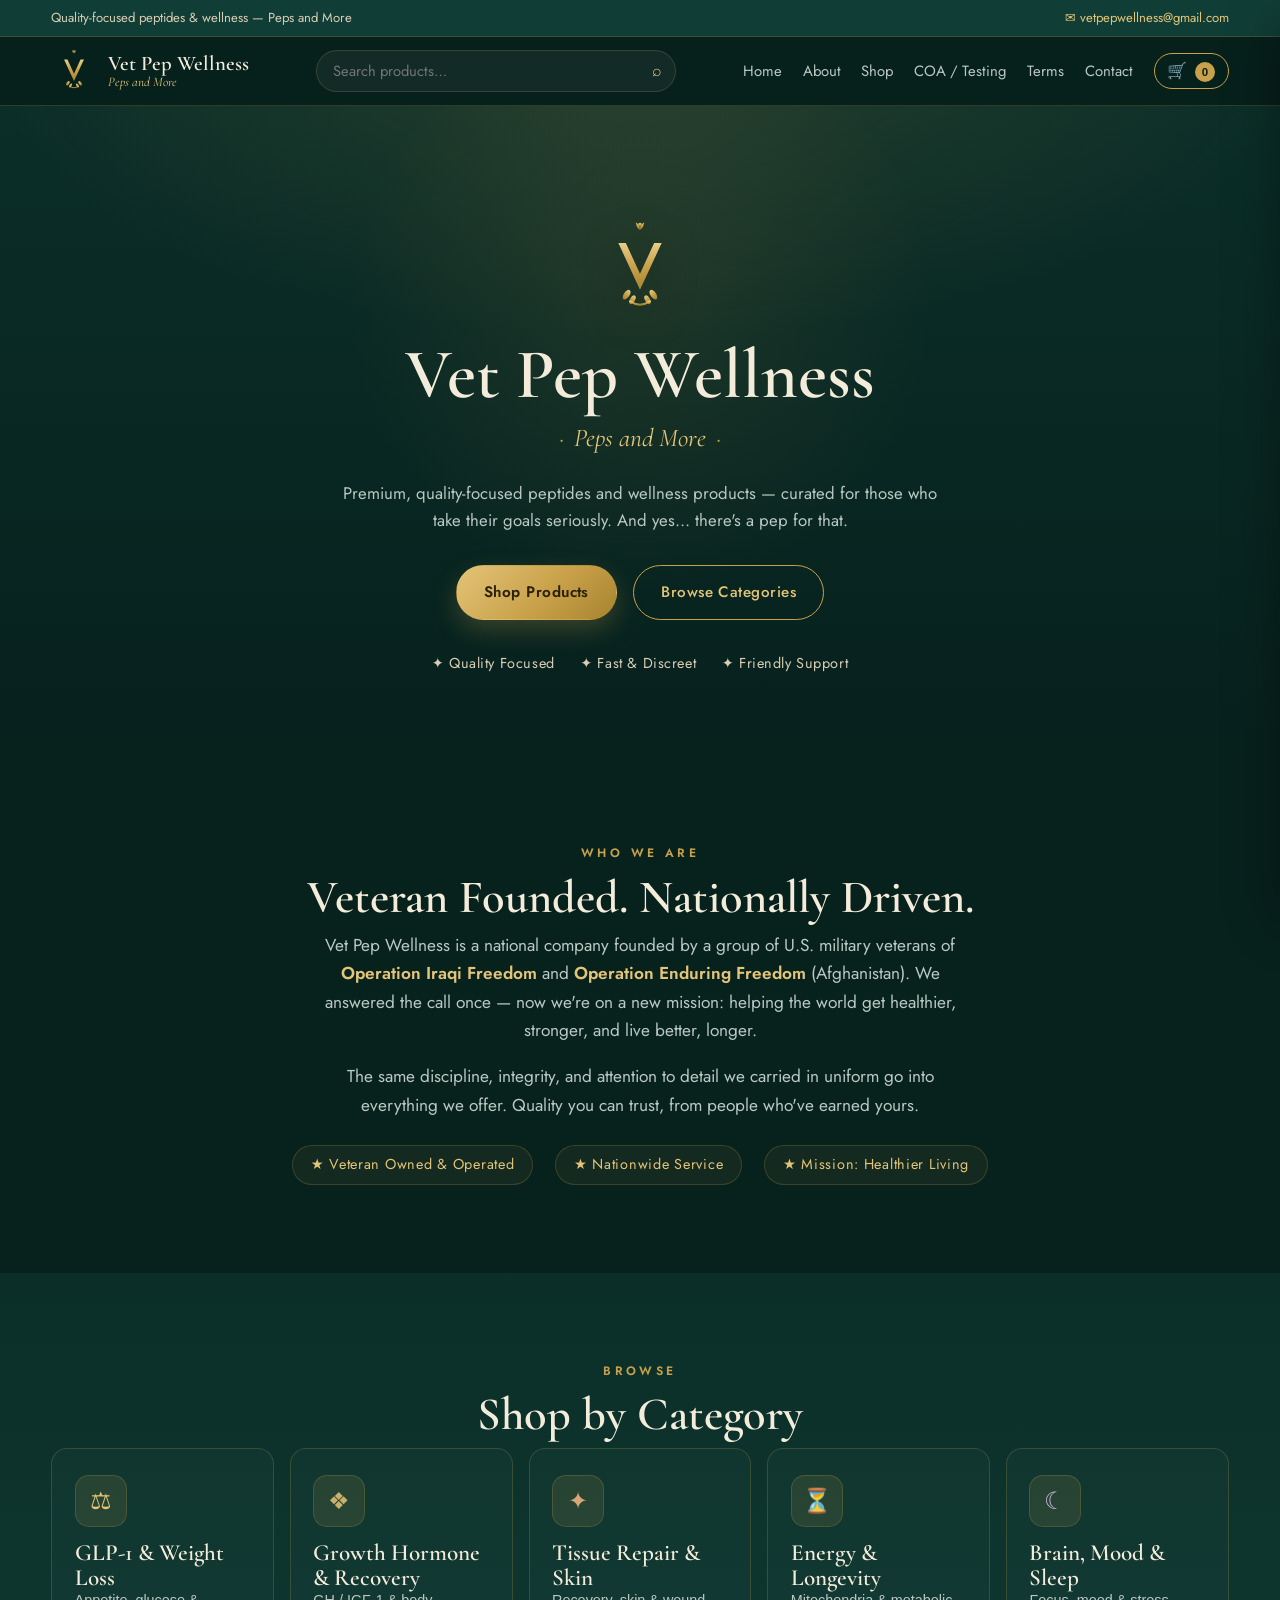
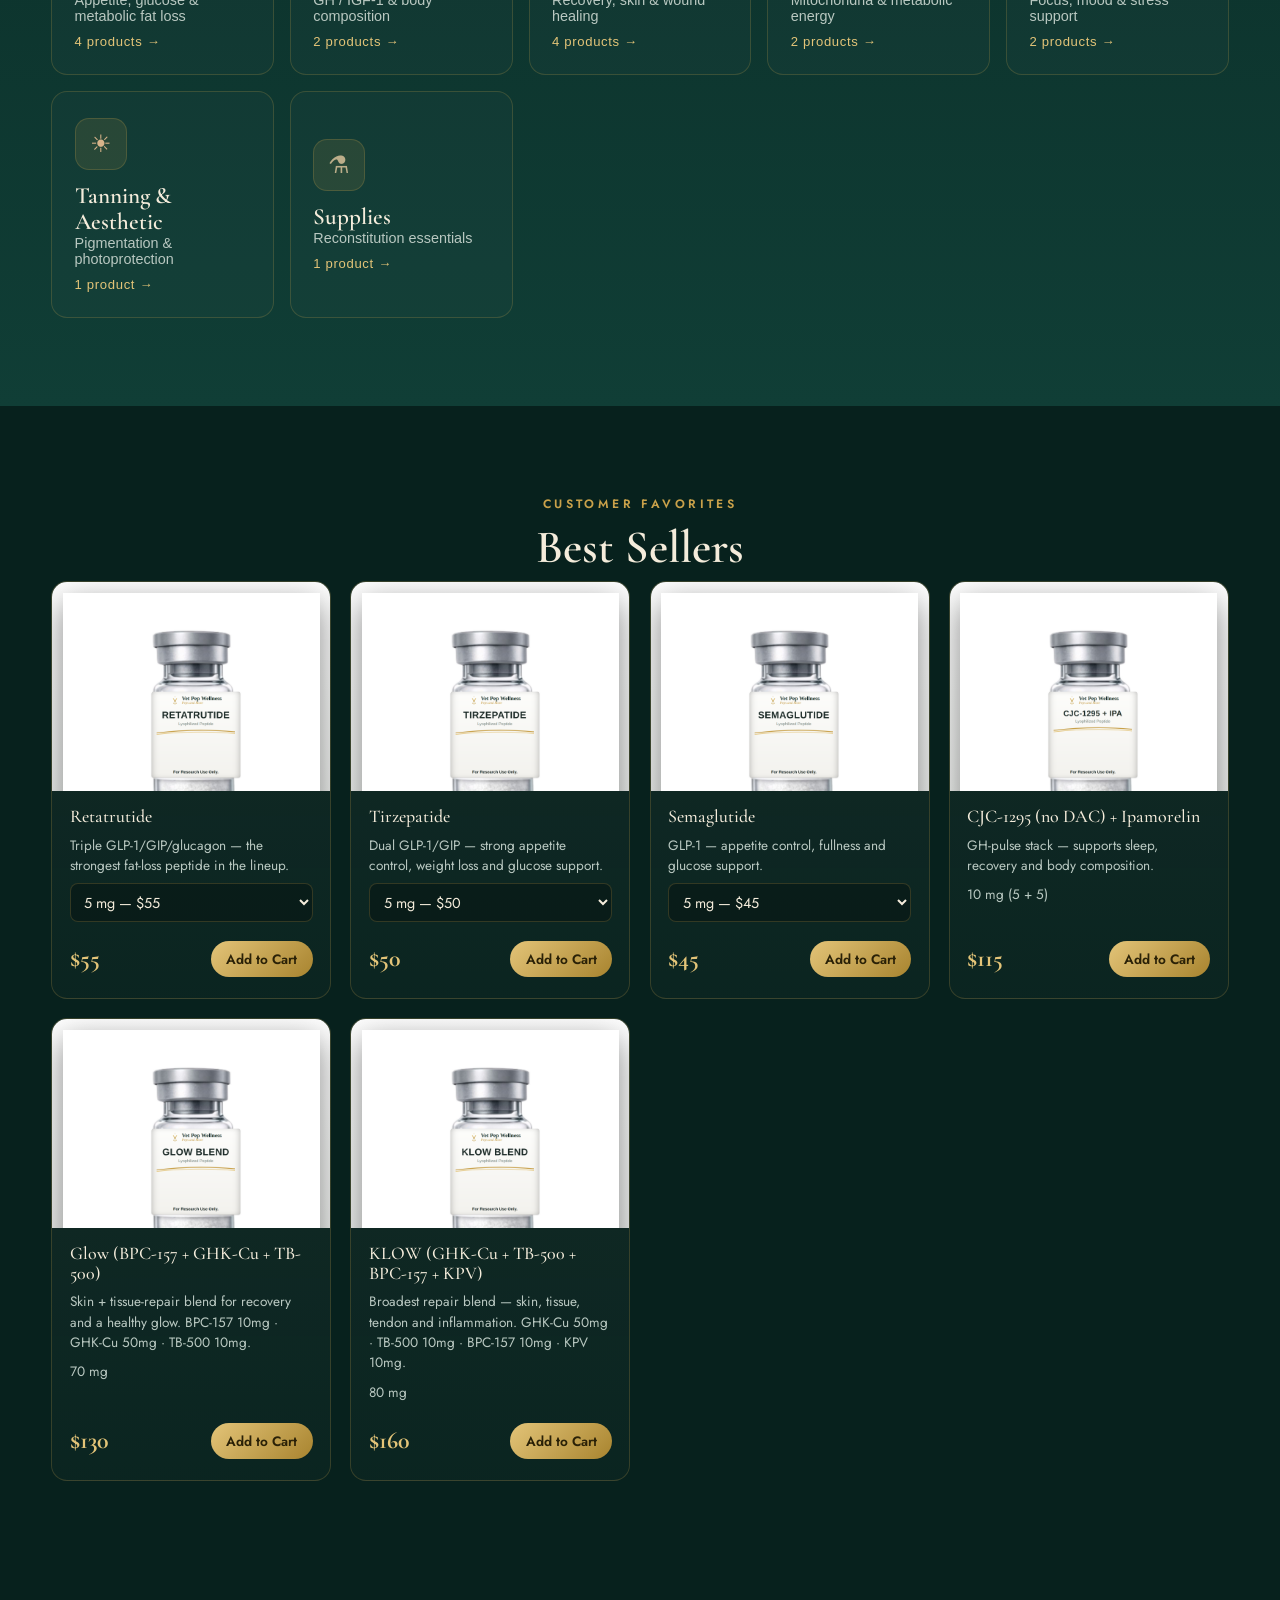
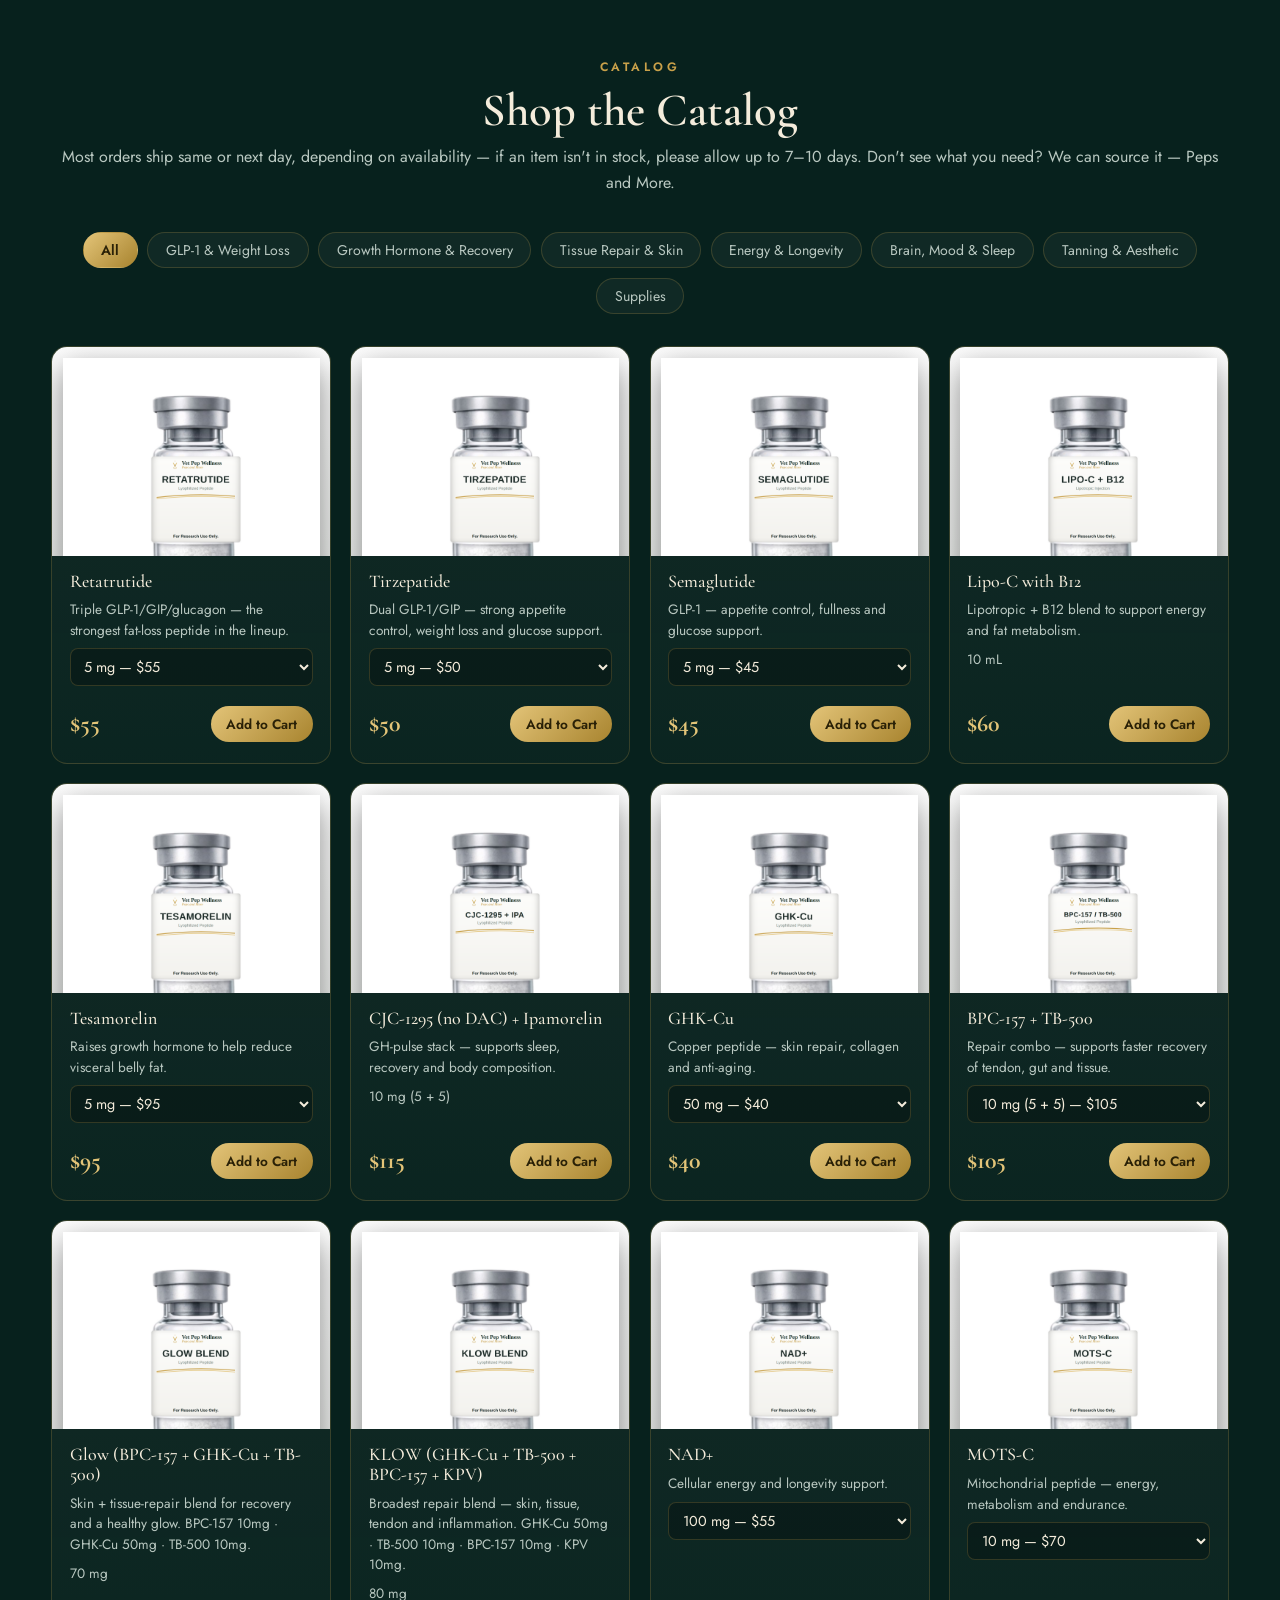
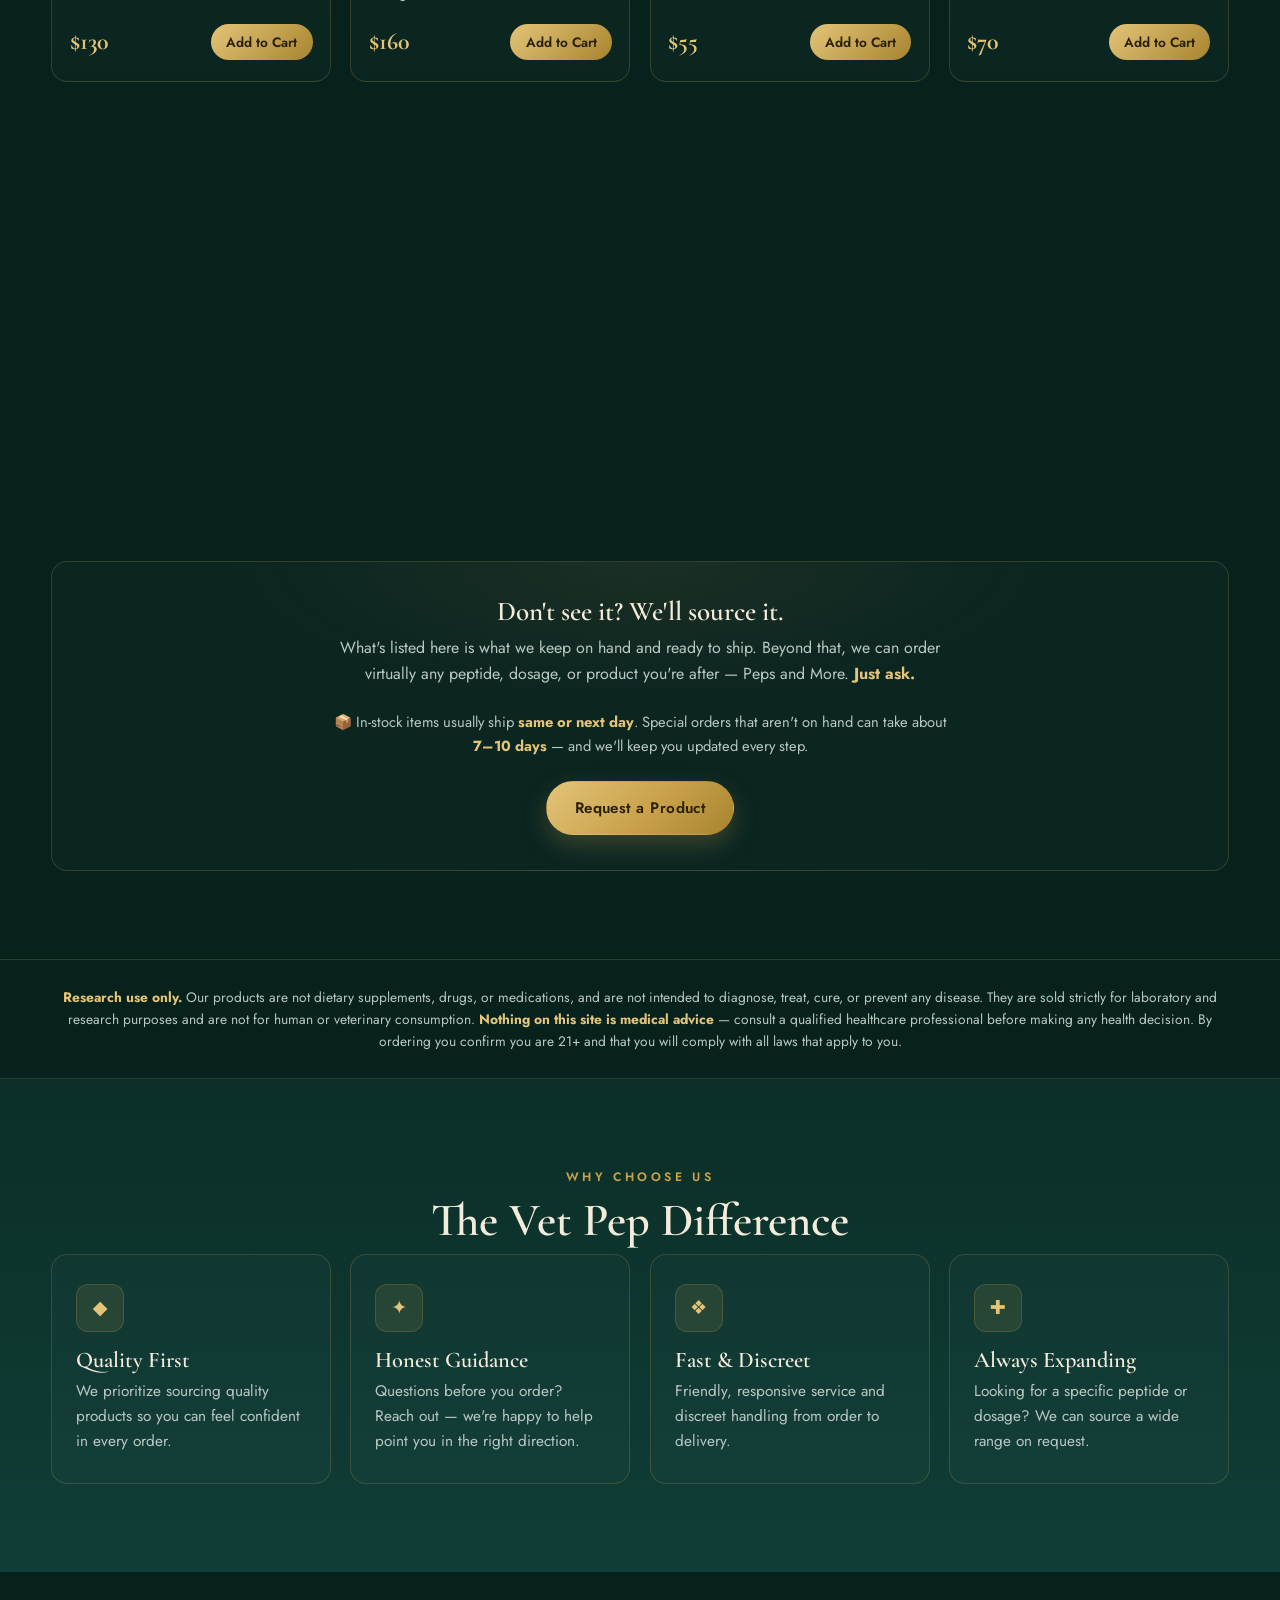
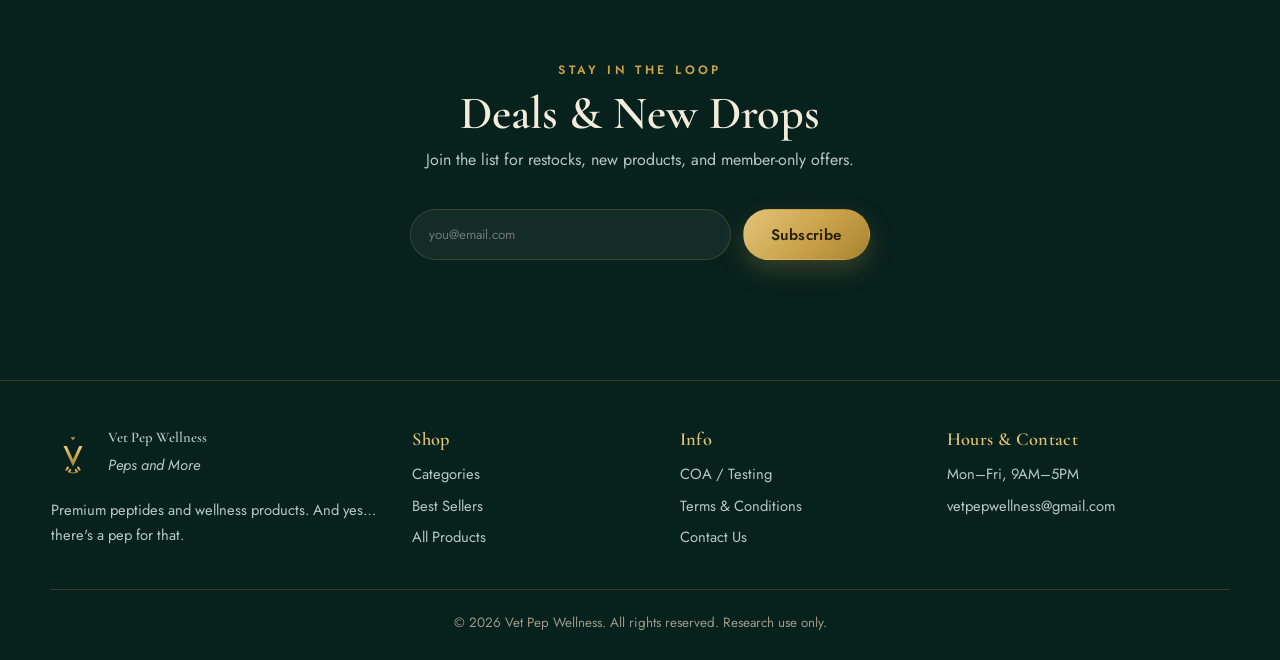
<file: index.html>
<!DOCTYPE html>
<html lang="en">
<head>
  <meta charset="UTF-8" />
  <meta name="viewport" content="width=device-width, initial-scale=1.0" />
  <title>Vet Pep Wellness — Peps and More</title>
  <meta name="description" content="Vet Pep Wellness — premium research peptides and wellness products. Peps and More. Veteran founded. GLP-1 analogs, geroprotectors, recovery and performance support." />
  <meta name="theme-color" content="#07211d" />
  <link rel="canonical" href="https://vetpepwellness.github.io/website/" />
  <!-- Open Graph / social sharing -->
  <meta property="og:type" content="website" />
  <meta property="og:site_name" content="Vet Pep Wellness" />
  <meta property="og:title" content="Vet Pep Wellness — Peps and More" />
  <meta property="og:description" content="Premium peptides & wellness products. Veteran founded & operated. And yes… there's a pep for that." />
  <meta property="og:url" content="https://vetpepwellness.github.io/website/" />
  <meta property="og:image" content="https://vetpepwellness.github.io/website/assets/og-image.png" />
  <meta name="twitter:card" content="summary_large_image" />
  <meta name="twitter:title" content="Vet Pep Wellness — Peps and More" />
  <meta name="twitter:description" content="Premium peptides & wellness products. Veteran founded & operated." />
  <meta name="twitter:image" content="https://vetpepwellness.github.io/website/assets/og-image.png" />
  <!-- NOTE: replace the vetpepwellness.com URLs above with your real domain. -->
  <link rel="icon" href="assets/logo.svg" type="image/svg+xml" />
  <link rel="apple-touch-icon" href="assets/logo.svg" />
  <link rel="preconnect" href="https://fonts.googleapis.com" />
  <link rel="preconnect" href="https://fonts.gstatic.com" crossorigin />
  <link href="https://fonts.googleapis.com/css2?family=Cormorant+Garamond:wght@500;600;700&family=Jost:wght@300;400;500;600&display=swap" rel="stylesheet" />
  <link rel="stylesheet" href="styles.css?v=1783645414" />
</head>
<body>
  <!-- Top bar -->
  <div class="topbar">
    <div class="container topbar-inner">
      <span>Quality-focused peptides &amp; wellness — Peps and More</span>
      <a href="mailto:vetpepwellness@gmail.com" class="topbar-phone">✉ vetpepwellness@gmail.com</a>
    </div>
  </div>

  <!-- Header / Nav -->
  <header class="site-header" id="top">
    <div class="container nav-inner">
      <a class="brand" href="index.html" aria-label="Vet Pep Wellness home">
        <img src="assets/logo.svg" alt="" class="brand-mark" width="46" height="46" />
        <span class="brand-text">
          <span class="brand-name">Vet Pep Wellness</span>
          <span class="brand-tag">Peps and More</span>
        </span>
      </a>

      <div class="nav-search">
        <input type="search" id="search" placeholder="Search products…" aria-label="Search products" />
        <span class="nav-search-icon" aria-hidden="true">⌕</span>
      </div>

      <button class="nav-toggle" aria-label="Toggle menu" aria-expanded="false">
        <span></span><span></span><span></span>
      </button>

      <nav class="nav" aria-label="Primary">
        <a href="index.html">Home</a>
        <a href="#about">About</a>
        <a href="#shop">Shop</a>
        <a href="coa.html">COA / Testing</a>
        <a href="terms.html">Terms</a>
        <a href="contact.html">Contact</a>
        <button class="cart-btn" id="cart-btn" aria-label="Open cart">
          🛒 <span class="cart-count" id="cart-count">0</span>
        </button>
      </nav>
    </div>
  </header>

  <!-- Hero / Advertisement -->
  <section class="hero">
    <div class="hero-glow" aria-hidden="true"></div>
    <div class="container hero-inner">
      <img src="assets/logo.svg" alt="Vet Pep Wellness" class="hero-logo" width="100" height="100" />
      <h1 class="hero-title">Vet Pep Wellness</h1>
      <p class="hero-sub">Peps and More</p>
      <p class="hero-lead">Premium, quality-focused peptides and wellness products — curated for those who take their goals seriously. And yes… there's a pep for that.</p>
      <div class="hero-actions">
        <a href="#shop" class="btn btn-gold">Shop Products</a>
        <a href="#categories" class="btn btn-ghost">Browse Categories</a>
      </div>
      <div class="hero-badges">
        <span>✦ Quality Focused</span>
        <span>✦ Fast &amp; Discreet</span>
        <span>✦ Friendly Support</span>
      </div>
    </div>
  </section>

  <!-- Who We Are -->
  <section class="section" id="about">
    <div class="container narrow center">
      <p class="eyebrow center">Who We Are</p>
      <h2 class="section-title">Veteran Founded. Nationally Driven.</h2>
      <p class="about-lead">
        Vet Pep Wellness is a national company founded by a group of U.S. military veterans
        of <strong>Operation Iraqi Freedom</strong> and <strong>Operation Enduring Freedom</strong>
        (Afghanistan). We answered the call once — now we're on a new mission: helping the
        world get healthier, stronger, and live better, longer.
      </p>
      <p class="about-lead">
        The same discipline, integrity, and attention to detail we carried in uniform go into
        everything we offer. Quality you can trust, from people who've earned yours.
      </p>
      <div class="about-badges">
        <span>★ Veteran Owned &amp; Operated</span>
        <span>★ Nationwide Service</span>
        <span>★ Mission: Healthier Living</span>
      </div>
    </div>
  </section>

  <!-- Categories -->
  <section class="section section-alt" id="categories">
    <div class="container">
      <p class="eyebrow center">Browse</p>
      <h2 class="section-title center">Shop by Category</h2>
      <div class="category-grid" id="category-grid"><!-- injected --></div>
    </div>
  </section>

  <!-- Featured / Best Sellers -->
  <section class="section" id="featured">
    <div class="container">
      <p class="eyebrow center">Customer Favorites</p>
      <h2 class="section-title center">Best Sellers</h2>
      <div class="product-grid" id="featured-grid"><!-- injected --></div>
    </div>
  </section>

  <!-- Full Shop -->
  <section class="section" id="shop">
    <div class="container">
      <p class="eyebrow center">Catalog</p>
      <h2 class="section-title center">Shop the Catalog</h2>
      <p class="section-note center">Most orders ship same or next day, depending on availability — if an item isn't in stock, please allow up to 7–10 days. Don't see what you need? We can source it — Peps and More.</p>

      <div class="shop-filters" id="shop-filters"><!-- category pills injected --></div>
      <div class="product-grid" id="shop-grid"><!-- injected --></div>
      <p class="no-results" id="no-results" hidden>No products match your search.</p>

      <div class="catalog-callout">
        <h3>Don't see it? We'll source it.</h3>
        <p>
          What's listed here is what we keep on hand and ready to ship. Beyond that, we can
          order virtually any peptide, dosage, or product you're after — Peps and More.
          <strong>Just ask.</strong>
        </p>
        <p class="callout-shipping">
          📦 In-stock items usually ship <strong>same or next day</strong>. Special orders that
          aren't on hand can take about <strong>7–10 days</strong> — and we'll keep you updated
          every step.
        </p>
        <a href="contact.html" class="btn btn-gold">Request a Product</a>
      </div>
    </div>
  </section>

  <!-- Disclaimer banner -->
  <section class="disclaimer-banner">
    <div class="container">
      <p>
        <strong>Research use only.</strong> Our products are not dietary supplements, drugs, or
        medications, and are not intended to diagnose, treat, cure, or prevent any disease.
        They are sold strictly for laboratory and research purposes and are not for human or
        veterinary consumption. <strong>Nothing on this site is medical advice</strong> —
        consult a qualified healthcare professional before making any health decision. By
        ordering you confirm you are 21+ and that you will comply with all laws that apply to you.
      </p>
    </div>
  </section>

  <!-- Why Us -->
  <section class="section section-alt" id="why">
    <div class="container">
      <p class="eyebrow center">Why Choose Us</p>
      <h2 class="section-title center">The Vet Pep Difference</h2>
      <div class="feature-grid">
        <div class="feature"><div class="feature-icon">◆</div><h3>Quality First</h3><p>We prioritize sourcing quality products so you can feel confident in every order.</p></div>
        <div class="feature"><div class="feature-icon">✦</div><h3>Honest Guidance</h3><p>Questions before you order? Reach out — we're happy to help point you in the right direction.</p></div>
        <div class="feature"><div class="feature-icon">❖</div><h3>Fast &amp; Discreet</h3><p>Friendly, responsive service and discreet handling from order to delivery.</p></div>
        <div class="feature"><div class="feature-icon">✚</div><h3>Always Expanding</h3><p>Looking for a specific peptide or dosage? We can source a wide range on request.</p></div>
      </div>
    </div>
  </section>

  <!-- Newsletter -->
  <section class="section newsletter" id="newsletter">
    <div class="container narrow center">
      <p class="eyebrow center">Stay In The Loop</p>
      <h2 class="section-title">Deals &amp; New Drops</h2>
      <p class="section-note">Join the list for restocks, new products, and member-only offers.</p>
      <form class="newsletter-form" id="newsletter-form">
        <input type="email" name="email" required placeholder="you@email.com" aria-label="Email address" />
        <button type="submit" class="btn btn-gold">Subscribe</button>
      </form>
      <p class="form-hint" id="newsletter-hint"></p>
    </div>
  </section>

  <!-- Footer -->
  <footer class="site-footer">
    <div class="container footer-grid">
      <div class="footer-col">
        <div class="footer-brand">
          <img src="assets/logo.svg" alt="" width="44" height="44" />
          <div>
            <p class="footer-name">Vet Pep Wellness</p>
            <p class="footer-tag">Peps and More</p>
          </div>
        </div>
        <p class="footer-blurb">Premium peptides and wellness products. And yes… there's a pep for that.</p>
      </div>
      <div class="footer-col">
        <h4>Shop</h4>
        <a href="#categories">Categories</a>
        <a href="#featured">Best Sellers</a>
        <a href="#shop">All Products</a>
      </div>
      <div class="footer-col">
        <h4>Info</h4>
        <a href="coa.html">COA / Testing</a>
        <a href="terms.html">Terms &amp; Conditions</a>
        <a href="contact.html">Contact Us</a>
      </div>
      <div class="footer-col">
        <h4>Hours &amp; Contact</h4>
        <p>Mon–Fri, 9AM–5PM</p>
        <a href="mailto:vetpepwellness@gmail.com">vetpepwellness@gmail.com</a>
      </div>
    </div>
    <div class="container">
      <p class="copyright">© <span id="year"></span> Vet Pep Wellness. All rights reserved. Research use only.</p>
    </div>
  </footer>

  <!-- Cart drawer -->
  <div class="cart-overlay" id="cart-overlay" hidden></div>
  <aside class="cart-drawer" id="cart-drawer" aria-label="Shopping cart" aria-hidden="true">
    <div class="cart-head">
      <h3>Your Cart</h3>
      <button class="cart-close" id="cart-close" aria-label="Close cart">✕</button>
    </div>
    <div class="cart-items" id="cart-items"><!-- injected --></div>
    <div class="cart-foot">
      <div class="cart-total"><span>Subtotal</span><span id="cart-subtotal">$0</span></div>
      <p class="cart-note">Tap below to email us your order. We'll reply to confirm shipping, your total, and how to pay.</p>
      <button class="btn btn-gold btn-block" id="email-order-btn" disabled>✉ Email Your Order</button>
    </div>
  </aside>


  <script src="script.js?v=1783645414"></script>
</body>
</html>
</file>
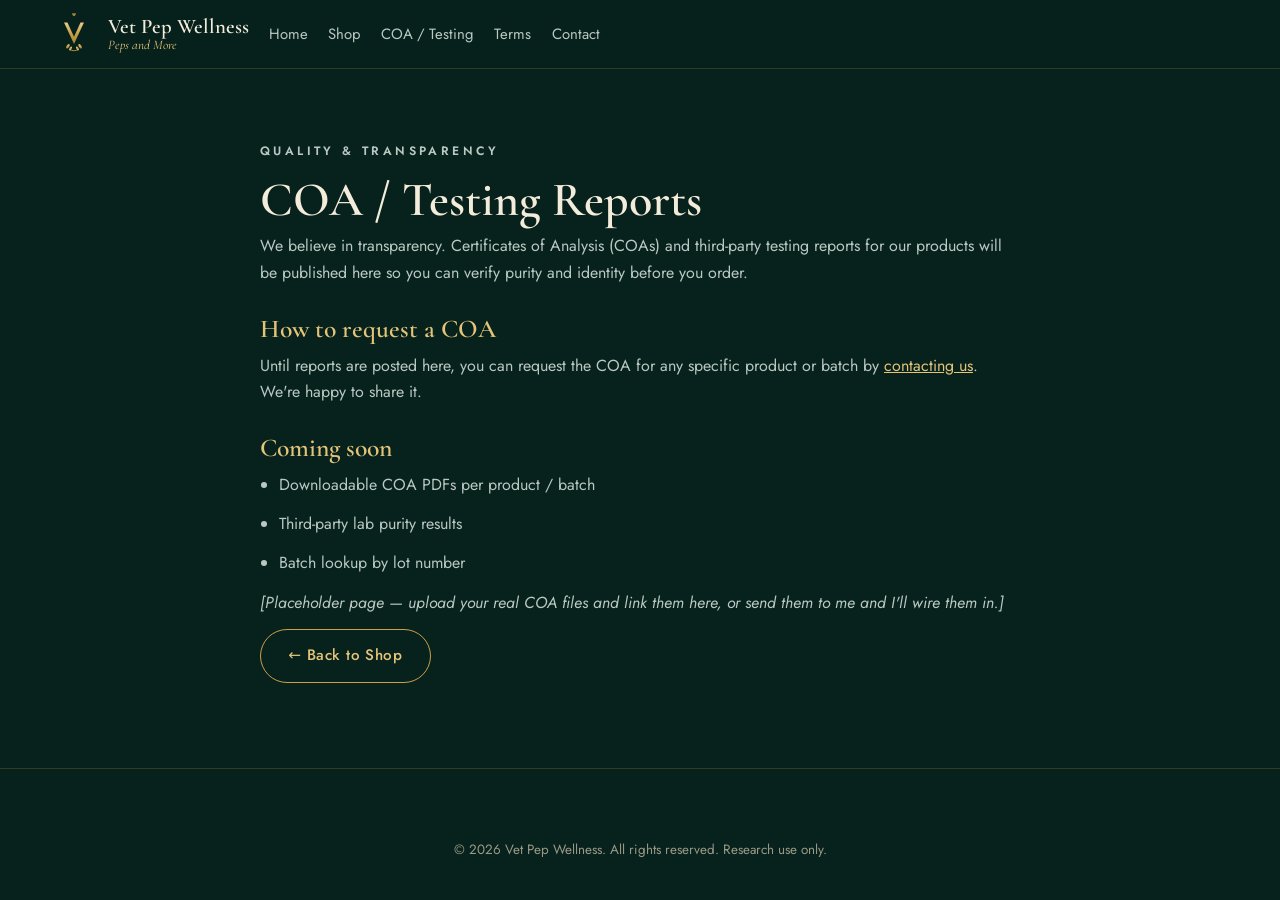
<file: coa.html>
<!DOCTYPE html>
<html lang="en">
<head>
  <meta charset="UTF-8" />
  <meta name="viewport" content="width=device-width, initial-scale=1.0" />
  <title>COA / Testing Reports — Vet Pep Wellness</title>
  <meta name="description" content="Certificates of Analysis and third-party testing reports for Vet Pep Wellness products." />
  <meta name="theme-color" content="#07211d" />
  <link rel="icon" href="assets/logo.svg" type="image/svg+xml" />
  <link rel="preconnect" href="https://fonts.googleapis.com" />
  <link rel="preconnect" href="https://fonts.gstatic.com" crossorigin />
  <link href="https://fonts.googleapis.com/css2?family=Cormorant+Garamond:wght@500;600;700&family=Jost:wght@300;400;500;600&display=swap" rel="stylesheet" />
  <link rel="stylesheet" href="styles.css?v=1783645414" />
</head>
<body>
  <header class="site-header" id="top">
    <div class="container nav-inner">
      <a class="brand" href="index.html" aria-label="Vet Pep Wellness home">
        <img src="assets/logo.svg" alt="" class="brand-mark" width="46" height="46" />
        <span class="brand-text"><span class="brand-name">Vet Pep Wellness</span><span class="brand-tag">Peps and More</span></span>
      </a>
      <button class="nav-toggle" aria-label="Toggle menu" aria-expanded="false"><span></span><span></span><span></span></button>
      <nav class="nav" aria-label="Primary">
        <a href="index.html">Home</a>
        <a href="index.html#shop">Shop</a>
        <a href="coa.html">COA / Testing</a>
        <a href="terms.html">Terms</a>
        <a href="contact.html">Contact</a>
      </nav>
    </div>
  </header>

  <main class="page">
    <div class="container narrow">
      <p class="eyebrow">Quality &amp; Transparency</p>
      <h1>COA / Testing Reports</h1>
      <p>We believe in transparency. Certificates of Analysis (COAs) and third-party
      testing reports for our products will be published here so you can verify purity
      and identity before you order.</p>

      <h2>How to request a COA</h2>
      <p>Until reports are posted here, you can request the COA for any specific product
      or batch by <a class="inline" href="contact.html">contacting us</a>. We're happy to share it.</p>

      <h2>Coming soon</h2>
      <ul>
        <li>Downloadable COA PDFs per product / batch</li>
        <li>Third-party lab purity results</li>
        <li>Batch lookup by lot number</li>
      </ul>

      <p><em>[Placeholder page — upload your real COA files and link them here, or send them to me and I'll wire them in.]</em></p>
      <p><a class="btn btn-ghost" href="index.html#shop">← Back to Shop</a></p>
    </div>
  </main>

  <footer class="site-footer">
    <div class="container"><p class="copyright">© <span id="year"></span> Vet Pep Wellness. All rights reserved. Research use only.</p></div>
  </footer>
  <script>document.getElementById("year").textContent=new Date().getFullYear();
    document.querySelector(".nav-toggle").addEventListener("click",function(){document.querySelector(".nav").classList.toggle("open");});</script>
</body>
</html>
</file>
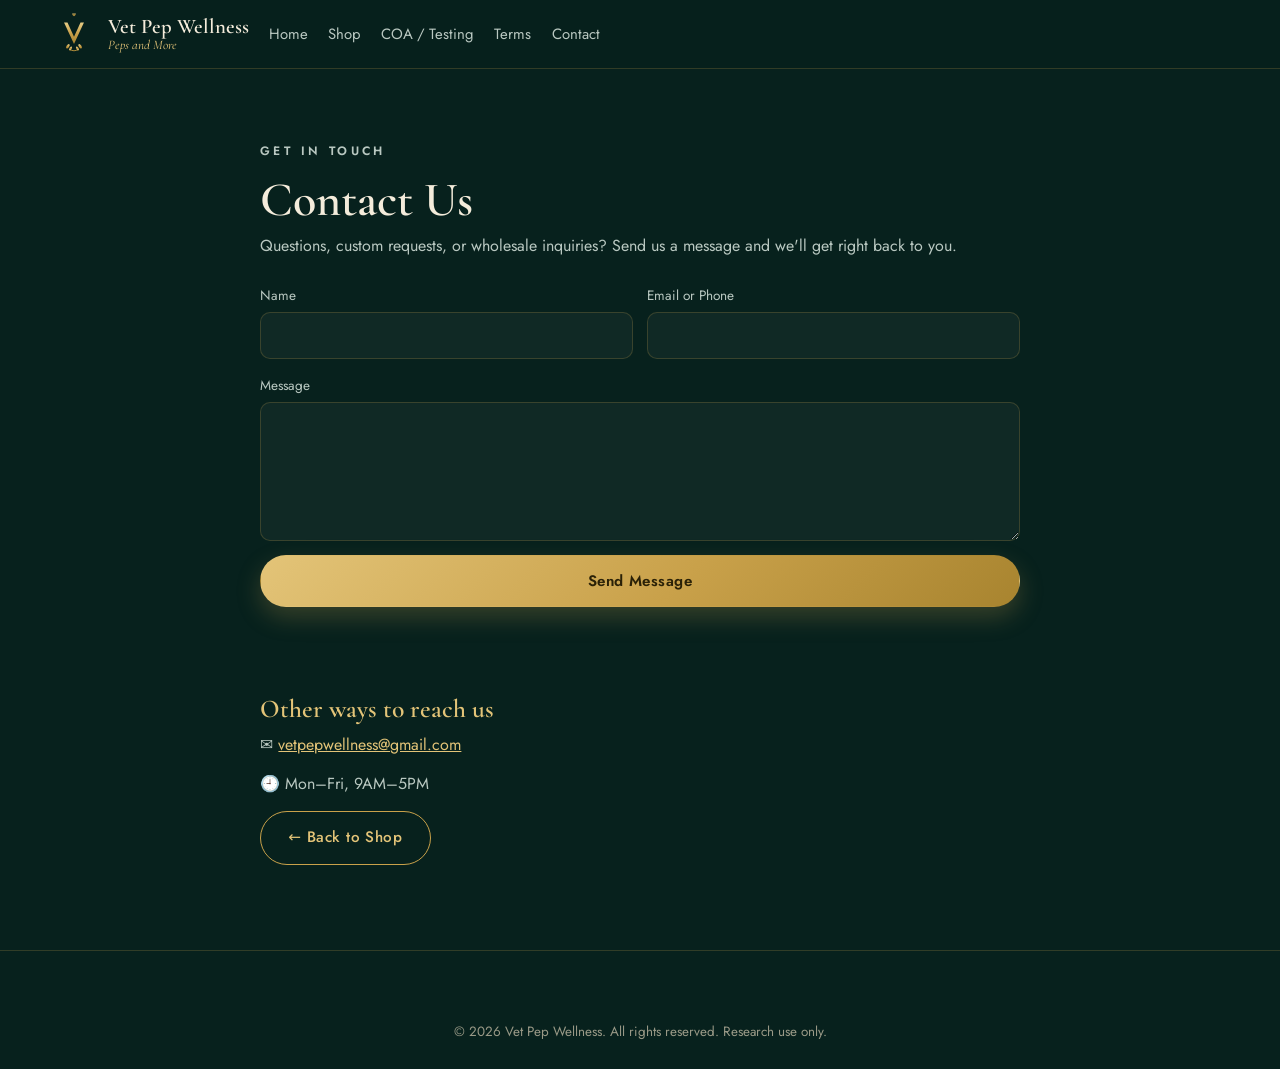
<file: contact.html>
<!DOCTYPE html>
<html lang="en">
<head>
  <meta charset="UTF-8" />
  <meta name="viewport" content="width=device-width, initial-scale=1.0" />
  <title>Contact Us — Vet Pep Wellness</title>
  <meta name="description" content="Contact Vet Pep Wellness for orders, custom requests, and wholesale inquiries." />
  <meta name="theme-color" content="#07211d" />
  <link rel="icon" href="assets/logo.svg" type="image/svg+xml" />
  <link rel="preconnect" href="https://fonts.googleapis.com" />
  <link rel="preconnect" href="https://fonts.gstatic.com" crossorigin />
  <link href="https://fonts.googleapis.com/css2?family=Cormorant+Garamond:wght@500;600;700&family=Jost:wght@300;400;500;600&display=swap" rel="stylesheet" />
  <link rel="stylesheet" href="styles.css?v=1783645414" />
</head>
<body>
  <header class="site-header" id="top">
    <div class="container nav-inner">
      <a class="brand" href="index.html" aria-label="Vet Pep Wellness home">
        <img src="assets/logo.svg" alt="" class="brand-mark" width="46" height="46" />
        <span class="brand-text"><span class="brand-name">Vet Pep Wellness</span><span class="brand-tag">Peps and More</span></span>
      </a>
      <button class="nav-toggle" aria-label="Toggle menu" aria-expanded="false"><span></span><span></span><span></span></button>
      <nav class="nav" aria-label="Primary">
        <a href="index.html">Home</a>
        <a href="index.html#shop">Shop</a>
        <a href="coa.html">COA / Testing</a>
        <a href="terms.html">Terms</a>
        <a href="contact.html">Contact</a>
      </nav>
    </div>
  </header>

  <main class="page">
    <div class="container narrow">
      <p class="eyebrow">Get In Touch</p>
      <h1>Contact Us</h1>
      <p>Questions, custom requests, or wholesale inquiries? Send us a message and we'll
      get right back to you.</p>

      <form class="checkout-form" id="contact-form" style="margin-top:1.5rem">
        <div class="form-row">
          <label>Name<input type="text" name="name" required /></label>
          <label>Email or Phone<input type="text" name="contact" required /></label>
        </div>
        <label>Message<textarea name="message" rows="5" required></textarea></label>
        <button type="submit" class="btn btn-gold btn-block">Send Message</button>
        <p class="form-hint" id="contact-hint"></p>
      </form>

      <h2>Other ways to reach us</h2>
      <p>✉ <a class="inline" href="mailto:vetpepwellness@gmail.com">vetpepwellness@gmail.com</a></p>
      <p>🕘 Mon–Fri, 9AM–5PM</p>

      <p><a class="btn btn-ghost" href="index.html#shop">← Back to Shop</a></p>
    </div>
  </main>

  <footer class="site-footer">
    <div class="container"><p class="copyright">© <span id="year"></span> Vet Pep Wellness. All rights reserved. Research use only.</p></div>
  </footer>
  <script>
    document.getElementById("year").textContent=new Date().getFullYear();
    document.querySelector(".nav-toggle").addEventListener("click",function(){document.querySelector(".nav").classList.toggle("open");});
    document.getElementById("contact-form").addEventListener("submit",function(e){
      e.preventDefault();
      var f=e.target;
      var s=encodeURIComponent("Contact — "+f.name.value);
      var b=encodeURIComponent("Name: "+f.name.value+"\nContact: "+f.contact.value+"\n\n"+f.message.value);
      window.location.href="mailto:vetpepwellness@gmail.com?subject="+s+"&body="+b;
      document.getElementById("contact-hint").textContent="Opening your email app…";
    });
  </script>
</body>
</html>
</file>
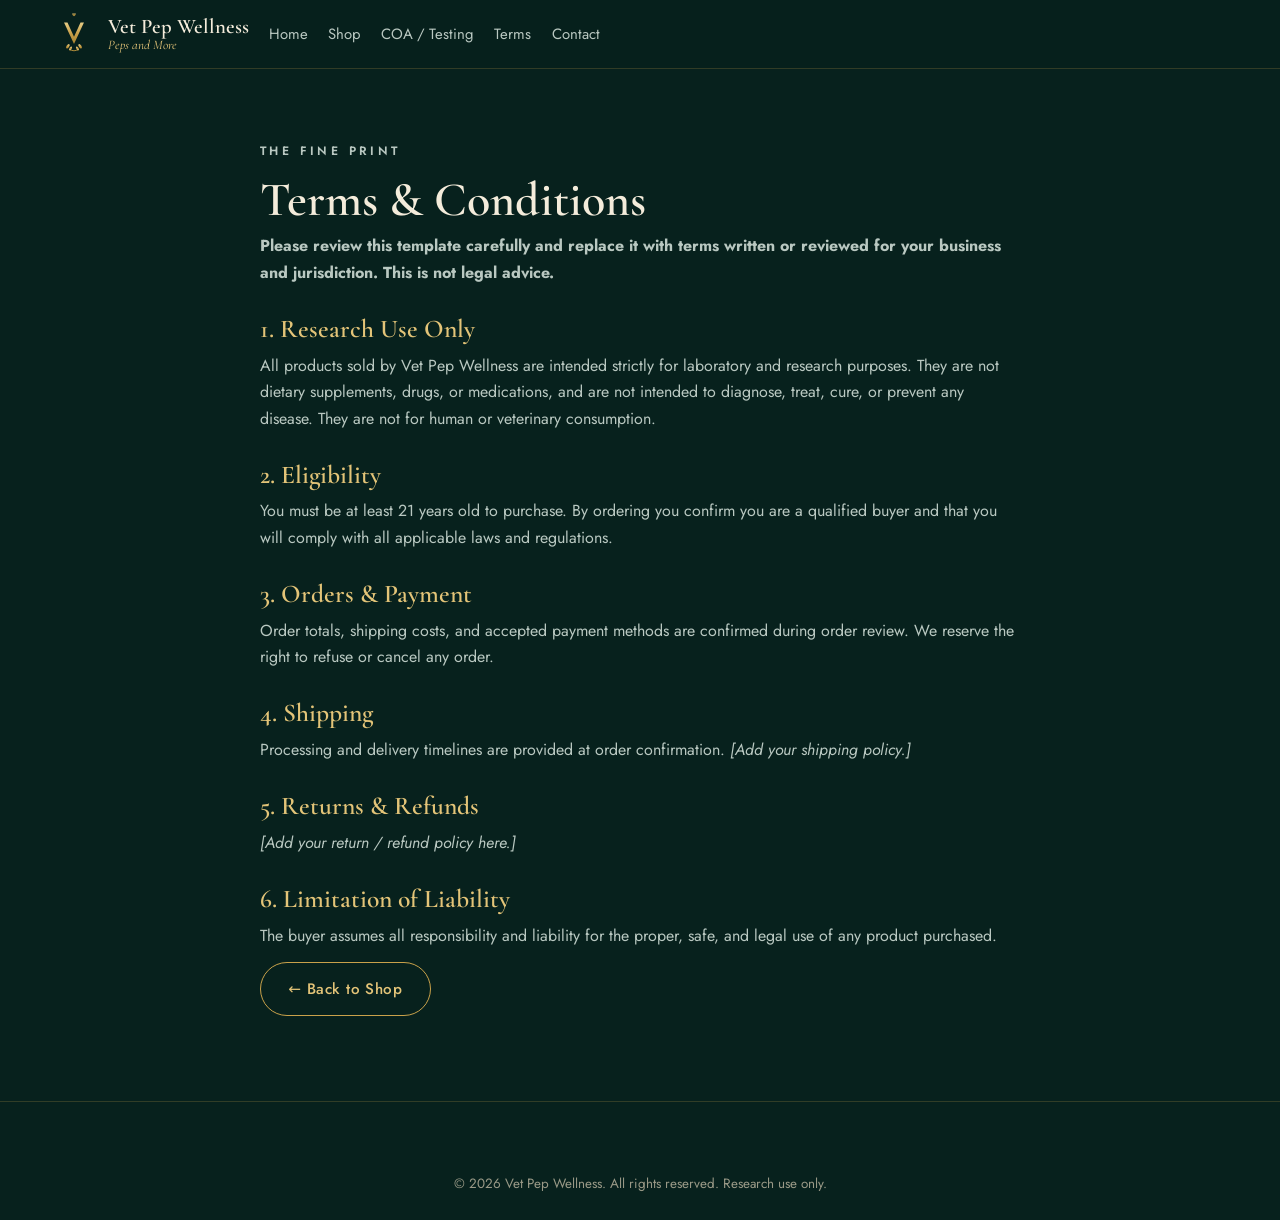
<file: terms.html>
<!DOCTYPE html>
<html lang="en">
<head>
  <meta charset="UTF-8" />
  <meta name="viewport" content="width=device-width, initial-scale=1.0" />
  <title>Terms &amp; Conditions — Vet Pep Wellness</title>
  <meta name="description" content="Terms and conditions for purchasing from Vet Pep Wellness. Research use only." />
  <meta name="theme-color" content="#07211d" />
  <link rel="icon" href="assets/logo.svg" type="image/svg+xml" />
  <link rel="preconnect" href="https://fonts.googleapis.com" />
  <link rel="preconnect" href="https://fonts.gstatic.com" crossorigin />
  <link href="https://fonts.googleapis.com/css2?family=Cormorant+Garamond:wght@500;600;700&family=Jost:wght@300;400;500;600&display=swap" rel="stylesheet" />
  <link rel="stylesheet" href="styles.css?v=1783645414" />
</head>
<body>
  <header class="site-header" id="top">
    <div class="container nav-inner">
      <a class="brand" href="index.html" aria-label="Vet Pep Wellness home">
        <img src="assets/logo.svg" alt="" class="brand-mark" width="46" height="46" />
        <span class="brand-text"><span class="brand-name">Vet Pep Wellness</span><span class="brand-tag">Peps and More</span></span>
      </a>
      <button class="nav-toggle" aria-label="Toggle menu" aria-expanded="false"><span></span><span></span><span></span></button>
      <nav class="nav" aria-label="Primary">
        <a href="index.html">Home</a>
        <a href="index.html#shop">Shop</a>
        <a href="coa.html">COA / Testing</a>
        <a href="terms.html">Terms</a>
        <a href="contact.html">Contact</a>
      </nav>
    </div>
  </header>

  <main class="page">
    <div class="container narrow">
      <p class="eyebrow">The Fine Print</p>
      <h1>Terms &amp; Conditions</h1>
      <p><strong>Please review this template carefully and replace it with terms written
      or reviewed for your business and jurisdiction. This is not legal advice.</strong></p>

      <h2>1. Research Use Only</h2>
      <p>All products sold by Vet Pep Wellness are intended strictly for laboratory and
      research purposes. They are not dietary supplements, drugs, or medications, and are
      not intended to diagnose, treat, cure, or prevent any disease. They are not for human
      or veterinary consumption.</p>

      <h2>2. Eligibility</h2>
      <p>You must be at least 21 years old to purchase. By ordering you confirm you are a
      qualified buyer and that you will comply with all applicable laws and regulations.</p>

      <h2>3. Orders &amp; Payment</h2>
      <p>Order totals, shipping costs, and accepted payment methods are confirmed during
      order review. We reserve the right to refuse or cancel any order.</p>

      <h2>4. Shipping</h2>
      <p>Processing and delivery timelines are provided at order confirmation. <em>[Add your
      shipping policy.]</em></p>

      <h2>5. Returns &amp; Refunds</h2>
      <p><em>[Add your return / refund policy here.]</em></p>

      <h2>6. Limitation of Liability</h2>
      <p>The buyer assumes all responsibility and liability for the proper, safe, and legal
      use of any product purchased.</p>

      <p><a class="btn btn-ghost" href="index.html#shop">← Back to Shop</a></p>
    </div>
  </main>

  <footer class="site-footer">
    <div class="container"><p class="copyright">© <span id="year"></span> Vet Pep Wellness. All rights reserved. Research use only.</p></div>
  </footer>
  <script>document.getElementById("year").textContent=new Date().getFullYear();
    document.querySelector(".nav-toggle").addEventListener("click",function(){document.querySelector(".nav").classList.toggle("open");});</script>
</body>
</html>
</file>
<file: styles.css>
/* ===== Vet Pep Wellness — theme ===== */
:root {
  --emerald-darkest: #07211d;
  --emerald-dark: #0b2e28;
  --emerald: #103e36;
  --emerald-soft: #15463d;
  --gold: #c9a14a;
  --gold-light: #e3c478;
  --gold-deep: #a8842f;
  --cream: #f4ecdb;
  --cream-dim: #d8cdb4;
  --text: #eef3ef;
  --text-muted: #b9c8c1;
  --line: rgba(201, 161, 74, 0.22);
  --shadow: 0 18px 50px rgba(0, 0, 0, 0.35);
  --radius: 16px;
  --maxw: 1180px;
}

* { box-sizing: border-box; margin: 0; padding: 0; }
[hidden] { display: none !important; }
html { scroll-behavior: smooth; }
body {
  font-family: "Jost", system-ui, sans-serif;
  color: var(--text); background: var(--emerald-darkest);
  line-height: 1.65; -webkit-font-smoothing: antialiased;
}
h1, h2, h3, h4, .brand-name, .hero-title, .footer-name {
  font-family: "Cormorant Garamond", Georgia, serif; font-weight: 600; line-height: 1.1;
}
a { color: inherit; text-decoration: none; }
img { display: block; max-width: 100%; }
.container { width: 92%; max-width: var(--maxw); margin: 0 auto; }
.container.narrow { max-width: 760px; }
.center { text-align: center; }

/* ===== Buttons ===== */
.btn {
  display: inline-flex; align-items: center; justify-content: center;
  padding: 0.85rem 1.7rem; border-radius: 999px; font-weight: 500;
  letter-spacing: 0.03em; font-size: 0.95rem; cursor: pointer;
  transition: transform 0.2s, box-shadow 0.2s, background 0.2s; border: 1px solid transparent;
  font-family: inherit;
}
.btn-gold { background: linear-gradient(135deg, var(--gold-light), var(--gold) 55%, var(--gold-deep)); color: #2a2107; font-weight: 600; box-shadow: 0 10px 24px rgba(201,161,74,0.25); }
.btn-gold:hover { transform: translateY(-2px); box-shadow: 0 14px 30px rgba(201,161,74,0.4); }
.btn-gold:disabled { opacity: 0.5; cursor: not-allowed; transform: none; box-shadow: none; }
.btn-ghost { border-color: var(--gold); color: var(--gold-light); }
.btn-ghost:hover { background: rgba(201,161,74,0.1); transform: translateY(-2px); }
.btn-block { width: 100%; }

/* ===== Topbar ===== */
.topbar { background: var(--emerald); border-bottom: 1px solid var(--line); font-size: 0.82rem; color: var(--cream-dim); }
.topbar-inner { display: flex; justify-content: space-between; align-items: center; padding: 0.45rem 0; gap: 1rem; }
.topbar-phone { color: var(--gold-light); }
.topbar em { opacity: 0.65; font-style: italic; }

/* ===== Header ===== */
.site-header { position: sticky; top: 0; z-index: 50; background: rgba(7,33,29,0.9); backdrop-filter: blur(10px); border-bottom: 1px solid var(--line); }
.nav-inner { display: flex; align-items: center; gap: 1.2rem; padding: 0.7rem 0; }
.brand { display: flex; align-items: center; gap: 0.7rem; flex: none; }
.brand-text { display: flex; flex-direction: column; line-height: 1.05; }
.brand-name { font-size: 1.3rem; color: var(--cream); }
.brand-tag { font-family: "Cormorant Garamond", serif; font-style: italic; font-size: 0.82rem; color: var(--gold-light); }

.nav-search { position: relative; flex: 1; max-width: 360px; margin: 0 auto; }
.nav-search input { width: 100%; background: rgba(255,255,255,0.05); border: 1px solid var(--line); color: var(--text); border-radius: 999px; padding: 0.55rem 2.2rem 0.55rem 1rem; font-family: inherit; font-size: 0.92rem; }
.nav-search input:focus { outline: none; border-color: var(--gold); }
.nav-search-icon { position: absolute; right: 0.9rem; top: 50%; transform: translateY(-50%); color: var(--gold-light); pointer-events: none; }

.nav { display: flex; align-items: center; gap: 1.3rem; flex: none; }
.nav a { font-size: 0.93rem; color: var(--text-muted); transition: color 0.2s; }
.nav a:hover { color: var(--gold-light); }
.cart-btn { position: relative; background: none; border: 1px solid var(--gold); border-radius: 999px; padding: 0.4rem 0.8rem; color: var(--gold-light); cursor: pointer; font-size: 1rem; }
.cart-btn:hover { background: rgba(201,161,74,0.12); }
.cart-count { display: inline-grid; place-items: center; min-width: 1.25rem; height: 1.25rem; padding: 0 0.3rem; margin-left: 0.2rem; background: var(--gold); color: var(--emerald-darkest); border-radius: 999px; font-size: 0.72rem; font-weight: 600; }
.nav-toggle { display: none; flex-direction: column; gap: 5px; background: none; border: 0; cursor: pointer; padding: 6px; }
.nav-toggle span { width: 26px; height: 2px; background: var(--gold-light); border-radius: 2px; transition: 0.3s; }

/* ===== Hero ===== */
.hero { position: relative; overflow: hidden; text-align: center; padding: clamp(3.5rem,9vw,7rem) 0 clamp(3rem,7vw,5rem); background: radial-gradient(1100px 500px at 50% -10%, rgba(201,161,74,0.14), transparent 60%), linear-gradient(180deg, var(--emerald-dark), var(--emerald-darkest)); }
.hero-glow { position: absolute; inset: 0; pointer-events: none; background: radial-gradient(420px 420px at 50% 30%, rgba(201,161,74,0.10), transparent 70%); }
.hero-inner { position: relative; z-index: 1; }
.hero-logo { margin: 0 auto 1.1rem; filter: drop-shadow(0 8px 22px rgba(0,0,0,0.45)); }
.hero-title { font-size: clamp(2.4rem,7vw,4.4rem); color: var(--cream); }
.hero-sub { font-family: "Cormorant Garamond", serif; font-style: italic; font-size: clamp(1.15rem,3vw,1.6rem); color: var(--gold-light); margin-top: 0.2rem; }
.hero-sub::before, .hero-sub::after { content: "·"; margin: 0 0.6rem; color: var(--gold); }
.hero-lead { max-width: 600px; margin: 1.3rem auto 1.9rem; color: var(--text-muted); font-size: 1.05rem; }
.hero-actions { display: flex; gap: 1rem; justify-content: center; flex-wrap: wrap; }
.hero-badges { display: flex; gap: 1.6rem; justify-content: center; flex-wrap: wrap; margin-top: 2rem; color: var(--cream-dim); font-size: 0.9rem; letter-spacing: 0.04em; }

/* ===== Sections ===== */
.section { padding: clamp(3rem,7vw,5.5rem) 0; }
.section-alt { background: linear-gradient(180deg, var(--emerald-dark), var(--emerald)); }
.eyebrow { text-transform: uppercase; letter-spacing: 0.28em; font-size: 0.76rem; color: var(--gold); font-weight: 600; margin-bottom: 0.5rem; }
.section-title { font-size: clamp(1.9rem,5vw,2.9rem); color: var(--cream); margin-bottom: 0.5rem; }
.section-note { color: var(--text-muted); margin-bottom: 2.2rem; }

/* ===== About / Who We Are ===== */
.about-lead { color: var(--text-muted); font-size: 1.08rem; max-width: 660px; margin: 0 auto 1.1rem; }
.about-lead strong { color: var(--gold-light); font-weight: 600; }
.about-badges { display: flex; gap: 1.4rem; justify-content: center; flex-wrap: wrap; margin-top: 1.6rem; }
.about-badges span { color: var(--gold-light); font-size: 0.9rem; letter-spacing: 0.05em; border: 1px solid var(--line); border-radius: 999px; padding: 0.45rem 1.1rem; background: rgba(201,161,74,0.07); }

/* ===== Categories ===== */
.category-grid { display: grid; gap: 1rem; grid-template-columns: repeat(auto-fit, minmax(210px, 1fr)); }
.category-card { display: block; padding: 1.6rem 1.4rem; border-radius: var(--radius); border: 1px solid var(--line); background: rgba(255,255,255,0.02); transition: transform 0.2s, border-color 0.2s; cursor: pointer; text-align: left; }
.category-card:hover { transform: translateY(-4px); border-color: var(--gold); }
.category-icon { width: 52px; height: 52px; border-radius: 14px; display: grid; place-items: center; font-size: 1.5rem; margin-bottom: 0.9rem; background: rgba(201,161,74,0.12); border: 1px solid var(--line); }
.category-card h3 { font-size: 1.45rem; color: var(--cream); }
.category-card p { color: var(--text-muted); font-size: 0.9rem; }
.category-card .cat-count { display: inline-block; margin-top: 0.6rem; color: var(--gold-light); font-size: 0.82rem; letter-spacing: 0.05em; }

/* ===== Products ===== */
.product-grid { display: grid; gap: 1.2rem; grid-template-columns: repeat(auto-fill, minmax(240px, 1fr)); }
.product-card { display: flex; flex-direction: column; border-radius: var(--radius); overflow: hidden; border: 1px solid var(--line); background: linear-gradient(180deg, rgba(244,236,219,0.05), rgba(244,236,219,0.02)); transition: transform 0.2s, border-color 0.2s, box-shadow 0.2s; }
.product-card:hover { transform: translateY(-4px); border-color: var(--gold); box-shadow: 0 16px 34px rgba(0,0,0,0.32); }
.product-media { position: relative; aspect-ratio: 4/3; display: grid; place-items: center; background: linear-gradient(180deg, #ffffff, #eef0ee); padding: 0.5rem; overflow: hidden; }
.product-media svg { height: 78%; width: auto; filter: drop-shadow(0 8px 14px rgba(0,0,0,0.4)); }
.product-media .product-photo { height: 98%; width: auto; object-fit: contain; filter: drop-shadow(0 10px 16px rgba(0,0,0,0.45)); }
.cart-item-media img { height: 92%; width: auto; }
.product-tag { position: absolute; top: 0.7rem; left: 0.7rem; font-size: 0.68rem; letter-spacing: 0.08em; text-transform: uppercase; padding: 0.22rem 0.6rem; border-radius: 999px; color: #20180a; font-weight: 600; }
.product-badge { position: absolute; top: 0.7rem; right: 0.7rem; font-size: 0.66rem; letter-spacing: 0.06em; text-transform: uppercase; padding: 0.22rem 0.55rem; border-radius: 999px; background: linear-gradient(135deg, var(--gold-light), var(--gold-deep)); color: #2a2107; font-weight: 700; }
.product-body { padding: 1rem 1.1rem 1.2rem; display: flex; flex-direction: column; gap: 0.5rem; flex: 1; }
.product-name { font-size: 1.12rem; color: var(--cream); font-weight: 500; font-family: "Cormorant Garamond", serif; }
.product-dose { color: var(--text-muted); font-size: 0.85rem; }
.product-info-text { color: var(--text-muted); font-size: 0.85rem; line-height: 1.5; }
.dose-select {
  width: 100%; font-family: inherit; font-size: 0.9rem; color: var(--cream);
  background: rgba(0,0,0,0.25); border: 1px solid var(--line); border-radius: 8px;
  padding: 0.45rem 0.6rem; cursor: pointer;
}
.dose-select:focus { outline: none; border-color: var(--gold); }
.dose-select option { background: var(--emerald-dark); color: var(--cream); }
.product-row { display: flex; align-items: center; justify-content: space-between; margin-top: auto; padding-top: 0.6rem; gap: 0.6rem; }
.product-price { font-family: "Cormorant Garamond", serif; font-weight: 700; font-size: 1.5rem; color: var(--gold-light); }
.add-btn { background: linear-gradient(135deg, var(--gold-light), var(--gold-deep)); color: #2a2107; border: 0; border-radius: 999px; padding: 0.5rem 0.95rem; font-weight: 600; cursor: pointer; font-family: inherit; font-size: 0.85rem; transition: transform 0.15s; }
.add-btn:hover { transform: translateY(-1px); }
.add-btn.added { background: var(--emerald-soft); color: var(--gold-light); border: 1px solid var(--gold); }

/* Shop filters */
.shop-filters { display: flex; flex-wrap: wrap; gap: 0.6rem; justify-content: center; margin-bottom: 2rem; }
.filter-pill { background: rgba(255,255,255,0.04); border: 1px solid var(--line); color: var(--text-muted); border-radius: 999px; padding: 0.45rem 1.1rem; cursor: pointer; font-family: inherit; font-size: 0.88rem; transition: 0.2s; }
.filter-pill:hover { color: var(--gold-light); }
.filter-pill.active { background: linear-gradient(135deg, var(--gold-light), var(--gold-deep)); color: #2a2107; border-color: transparent; font-weight: 600; }
.no-results { text-align: center; color: var(--text-muted); padding: 2rem 0; }
.catalog-callout { margin-top: 2.6rem; text-align: center; border: 1px solid var(--line); border-radius: var(--radius); padding: 2.2rem 1.5rem; background: radial-gradient(600px 200px at 50% 0%, rgba(201,161,74,0.08), transparent 70%), rgba(255,255,255,0.02); }
.catalog-callout h3 { font-size: 1.7rem; color: var(--cream); margin-bottom: 0.5rem; }
.catalog-callout p { color: var(--text-muted); max-width: 620px; margin: 0 auto 1.4rem; }
.catalog-callout strong { color: var(--gold-light); }
.callout-shipping { font-size: 0.92rem; margin-top: -0.4rem; }

/* Checkout: BAC reminder, referral, note */
.bac-reminder { border: 1px solid var(--gold); border-radius: 12px; padding: 1rem 1.1rem; margin-bottom: 1rem; background: rgba(201,161,74,0.08); text-align: center; }
.bac-reminder p { color: var(--cream); font-size: 0.92rem; margin-bottom: 0.7rem; }
.bac-reminder strong { color: var(--gold-light); }
.referral { margin-bottom: 1rem; }
.referral > label { display: block; font-size: 0.88rem; color: var(--text-muted); margin-bottom: 0.45rem; }
.referral > label span { color: var(--gold); }
.referral-row { display: flex; gap: 0.6rem; }
.referral-row input { flex: 1; font-family: inherit; font-size: 1rem; color: var(--text); background: rgba(255,255,255,0.04); border: 1px solid var(--line); border-radius: 10px; padding: 0.7rem 0.85rem; text-transform: uppercase; }
.referral-row input:focus { outline: none; border-color: var(--gold); }
.referral-row .btn { padding: 0.7rem 1.2rem; }
.referral-status { font-size: 0.85rem; margin-top: 0.5rem; min-height: 1em; }
.referral-status.ok { color: var(--gold-light); }
.referral-status.bad { color: #e0a87a; }
.checkout-note { font-size: 0.8rem; color: var(--text-muted); margin-bottom: 1.1rem; line-height: 1.5; }
.checkout-line.free span:last-child { color: var(--gold-light); font-weight: 600; letter-spacing: 0.05em; }

/* ===== Disclaimer banner ===== */
.disclaimer-banner { background: var(--emerald-darkest); border-top: 1px solid var(--line); border-bottom: 1px solid var(--line); padding: 1.6rem 0; }
.disclaimer-banner p { color: var(--text-muted); font-size: 0.86rem; text-align: center; line-height: 1.6; }
.disclaimer-banner strong { color: var(--gold-light); }
.disclaimer-banner em, .placeholder-note em, .topbar em { color: var(--gold); font-style: italic; opacity: 0.75; font-size: 0.92em; }

/* ===== Features ===== */
.feature-grid { display: grid; gap: 1.2rem; grid-template-columns: repeat(auto-fit, minmax(230px, 1fr)); }
.feature { padding: 1.8rem 1.5rem; border-radius: var(--radius); border: 1px solid var(--line); background: rgba(255,255,255,0.02); transition: transform 0.2s, border-color 0.2s; }
.feature:hover { transform: translateY(-4px); border-color: var(--gold); }
.feature-icon { width: 48px; height: 48px; border-radius: 12px; display: grid; place-items: center; font-size: 1.2rem; color: var(--gold-light); margin-bottom: 1rem; background: rgba(201,161,74,0.12); border: 1px solid var(--line); }
.feature h3 { font-size: 1.4rem; color: var(--cream); margin-bottom: 0.4rem; }
.feature p { color: var(--text-muted); font-size: 0.96rem; }

/* ===== Newsletter ===== */
.newsletter-form { display: flex; gap: 0.7rem; max-width: 460px; margin: 0 auto; }
.newsletter-form input { flex: 1; background: rgba(255,255,255,0.05); border: 1px solid var(--line); color: var(--text); border-radius: 999px; padding: 0.8rem 1.1rem; font-family: inherit; }
.newsletter-form input:focus { outline: none; border-color: var(--gold); }
.form-hint { text-align: center; color: var(--gold-light); min-height: 1.2em; margin-top: 0.8rem; }
.form-hint.err { color: #e8a06a; }
.field-error { border-color: #e8746a !important; box-shadow: 0 0 0 2px rgba(232,116,106,0.25); }

/* ===== Footer ===== */
.site-footer { border-top: 1px solid var(--line); background: var(--emerald-darkest); padding: 3rem 0 1.6rem; }
.footer-grid { display: grid; gap: 2rem; grid-template-columns: 1.4fr 1fr 1fr 1.2fr; padding-bottom: 2rem; border-bottom: 1px solid var(--line); }
.footer-brand { display: flex; align-items: center; gap: 0.8rem; margin-bottom: 0.9rem; }
.footer-name { font-size: 1.3rem; color: var(--cream); }
.footer-tag { font-style: italic; color: var(--gold-light); font-size: 0.85rem; }
.footer-blurb { color: var(--text-muted); font-size: 0.9rem; }
.footer-col h4 { color: var(--gold-light); font-size: 1.15rem; margin-bottom: 0.8rem; letter-spacing: 0.02em; }
.footer-col a, .footer-col p { display: block; color: var(--text-muted); font-size: 0.92rem; margin-bottom: 0.45rem; transition: color 0.2s; }
.footer-col a:hover { color: var(--gold-light); }
.copyright { color: var(--cream-dim); font-size: 0.84rem; margin-top: 1.4rem; opacity: 0.7; text-align: center; }

/* ===== Cart drawer ===== */
.cart-overlay, .modal-overlay { position: fixed; inset: 0; background: rgba(0,0,0,0.55); z-index: 90; backdrop-filter: blur(2px); }
.cart-drawer { position: fixed; top: 0; right: 0; height: 100%; width: min(400px, 92vw); background: var(--emerald-dark); border-left: 1px solid var(--line); z-index: 100; display: flex; flex-direction: column; transform: translateX(100%); transition: transform 0.3s ease; box-shadow: var(--shadow); }
.cart-drawer.open { transform: translateX(0); }
.cart-head { display: flex; justify-content: space-between; align-items: center; padding: 1.3rem 1.4rem; border-bottom: 1px solid var(--line); }
.cart-head h3 { font-size: 1.6rem; color: var(--cream); }
.cart-close, .modal-close { background: none; border: 0; color: var(--text-muted); font-size: 1.2rem; cursor: pointer; }
.cart-close:hover, .modal-close:hover { color: var(--gold-light); }
.cart-items { flex: 1; overflow-y: auto; padding: 1rem 1.4rem; }
.cart-empty { color: var(--text-muted); text-align: center; padding: 2.5rem 0; }
.cart-item { display: flex; gap: 0.8rem; padding: 0.9rem 0; border-bottom: 1px solid var(--line); align-items: center; }
.cart-item-media { flex: none; width: 48px; height: 48px; border-radius: 10px; background: #fff; display: grid; place-items: center; overflow: hidden; }
.cart-item-media svg { height: 80%; }
.cart-item-info { flex: 1; min-width: 0; }
.cart-item-name { color: var(--cream); font-size: 0.95rem; }
.cart-item-price { color: var(--gold-light); font-size: 0.88rem; }
.qty { display: flex; align-items: center; gap: 0.4rem; }
.qty button { width: 24px; height: 24px; border-radius: 6px; border: 1px solid var(--line); background: rgba(255,255,255,0.04); color: var(--gold-light); cursor: pointer; font-size: 0.9rem; line-height: 1; }
.qty span { min-width: 1.2rem; text-align: center; font-size: 0.9rem; }
.cart-item-remove { background: none; border: 0; color: var(--text-muted); cursor: pointer; font-size: 0.95rem; }
.cart-item-remove:hover { color: #e08; }
.cart-foot { padding: 1.2rem 1.4rem; border-top: 1px solid var(--line); }
.cart-total { display: flex; justify-content: space-between; font-size: 1.15rem; color: var(--cream); margin-bottom: 0.4rem; }
.cart-total span:last-child { color: var(--gold-light); font-family: "Cormorant Garamond", serif; font-weight: 700; font-size: 1.4rem; }
.cart-note { color: var(--text-muted); font-size: 0.78rem; margin-bottom: 0.9rem; }

/* ===== Modal ===== */
.modal { position: fixed; top: 50%; left: 50%; transform: translate(-50%,-50%); z-index: 100; width: min(560px, 94vw); max-height: 90vh; overflow-y: auto; background: var(--emerald-dark); border: 1px solid var(--line); border-radius: var(--radius); padding: 1.8rem; box-shadow: var(--shadow); }
.modal-close { position: absolute; top: 1rem; right: 1.1rem; }
.modal h3 { font-size: 1.8rem; color: var(--cream); margin-bottom: 0.3rem; }
.modal-sub { color: var(--text-muted); font-size: 0.92rem; margin-bottom: 1.2rem; }
.checkout-summary { border: 1px solid var(--line); border-radius: 12px; padding: 0.9rem 1.1rem; margin-bottom: 1.2rem; background: rgba(0,0,0,0.15); }
.checkout-line { display: flex; justify-content: space-between; font-size: 0.9rem; padding: 0.25rem 0; color: var(--text-muted); }
.checkout-line.total { border-top: 1px solid var(--line); margin-top: 0.4rem; padding-top: 0.6rem; color: var(--cream); font-size: 1.05rem; }
.checkout-line.total span:last-child { color: var(--gold-light); font-weight: 600; }
.checkout-form { display: grid; gap: 0.9rem; }
.checkout-form label, .contact-form label { display: grid; gap: 0.35rem; font-size: 0.85rem; color: var(--text-muted); }
.checkout-form input, .checkout-form textarea { font-family: inherit; font-size: 1rem; color: var(--text); background: rgba(255,255,255,0.04); border: 1px solid var(--line); border-radius: 10px; padding: 0.7rem 0.85rem; resize: vertical; }
.checkout-form input:focus, .checkout-form textarea:focus { outline: none; border-color: var(--gold); }
.checkout-form label .opt { color: var(--gold); opacity: 0.8; font-weight: 400; }
.form-row { display: grid; gap: 0.9rem; grid-template-columns: 1fr 1fr; }

/* One-tap order channels */
.order-channels { text-align: center; }
.order-sent-title { color: var(--gold-light); font-size: 1.5rem; margin-bottom: 0.4rem; font-family: "Cormorant Garamond", serif; }
.order-sent-desc { color: var(--text-muted); font-size: 0.9rem; margin-bottom: 1rem; line-height: 1.5; }
.order-sent-desc strong { color: var(--cream); }
.channel-btns { display: grid; grid-template-columns: 1fr 1fr; gap: 0.7rem; }
.channel-btn { width: 100%; }
.order-channels-note { color: var(--text-muted); font-size: 0.85rem; margin-top: 1rem; }
.pay-methods { margin-top: 1.1rem; padding-top: 1rem; border-top: 1px solid var(--line); }
.pay-title { color: var(--gold-light); font-size: 0.8rem; letter-spacing: 0.12em; text-transform: uppercase; margin-bottom: 0.35rem; }
.pay-list { color: var(--cream); font-size: 0.95rem; }
.pay-list strong { color: var(--gold-light); }
.pay-links { display: flex; flex-direction: column; gap: 0.5rem; }
.pay-link { display: block; padding: 0.6rem 0.9rem; border: 1px solid var(--line); border-radius: 10px; color: var(--cream); font-size: 0.95rem; background: rgba(255,255,255,0.03); transition: border-color 0.2s, background 0.2s; }
a.pay-link:hover { border-color: var(--gold); background: rgba(201,161,74,0.1); color: var(--gold-light); }
.pay-link.static { opacity: 0.85; }
.pay-note { color: var(--text-muted); font-size: 0.78rem; margin-top: 0.4rem; }
.pay-note em { color: var(--gold); opacity: 0.8; }

/* ===== Page (sub-pages) ===== */
.page { padding: clamp(2.5rem,6vw,4.5rem) 0; min-height: 50vh; }
.page h1 { font-size: clamp(2rem,5vw,3rem); color: var(--cream); margin-bottom: 0.4rem; }
.page h2 { font-size: 1.6rem; color: var(--gold-light); margin: 1.8rem 0 0.6rem; }
.page p, .page li { color: var(--text-muted); margin-bottom: 0.8rem; }
.page ul { padding-left: 1.2rem; }
.page a.inline { color: var(--gold-light); text-decoration: underline; }

/* ===== Reveal ===== */
.reveal { opacity: 0; transform: translateY(22px); transition: opacity 0.6s ease, transform 0.6s ease; }
.reveal.in { opacity: 1; transform: none; }

/* ===== Responsive ===== */
@media (max-width: 900px) {
  .footer-grid { grid-template-columns: 1fr 1fr; }
}
@media (max-width: 780px) {
  .nav-toggle { display: flex; order: 3; }
  .nav-search { order: 4; max-width: none; flex-basis: 100%; margin: 0.6rem 0 0; }
  .nav-inner { flex-wrap: wrap; }
  .nav { position: absolute; top: 100%; right: 4%; left: 4%; flex-direction: column; align-items: stretch; gap: 0.4rem; background: var(--emerald-dark); border: 1px solid var(--line); border-radius: 14px; padding: 1rem; box-shadow: var(--shadow); display: none; }
  .nav.open { display: flex; }
  .nav a { padding: 0.55rem 0.4rem; }
  .cart-btn { align-self: flex-start; }
  .form-row { grid-template-columns: 1fr; }
  .footer-grid { grid-template-columns: 1fr; }
}
@media (prefers-reduced-motion: reduce) {
  html { scroll-behavior: auto; }
  .reveal { opacity: 1; transform: none; transition: none; }
  .cart-drawer { transition: none; }
}
</file>
